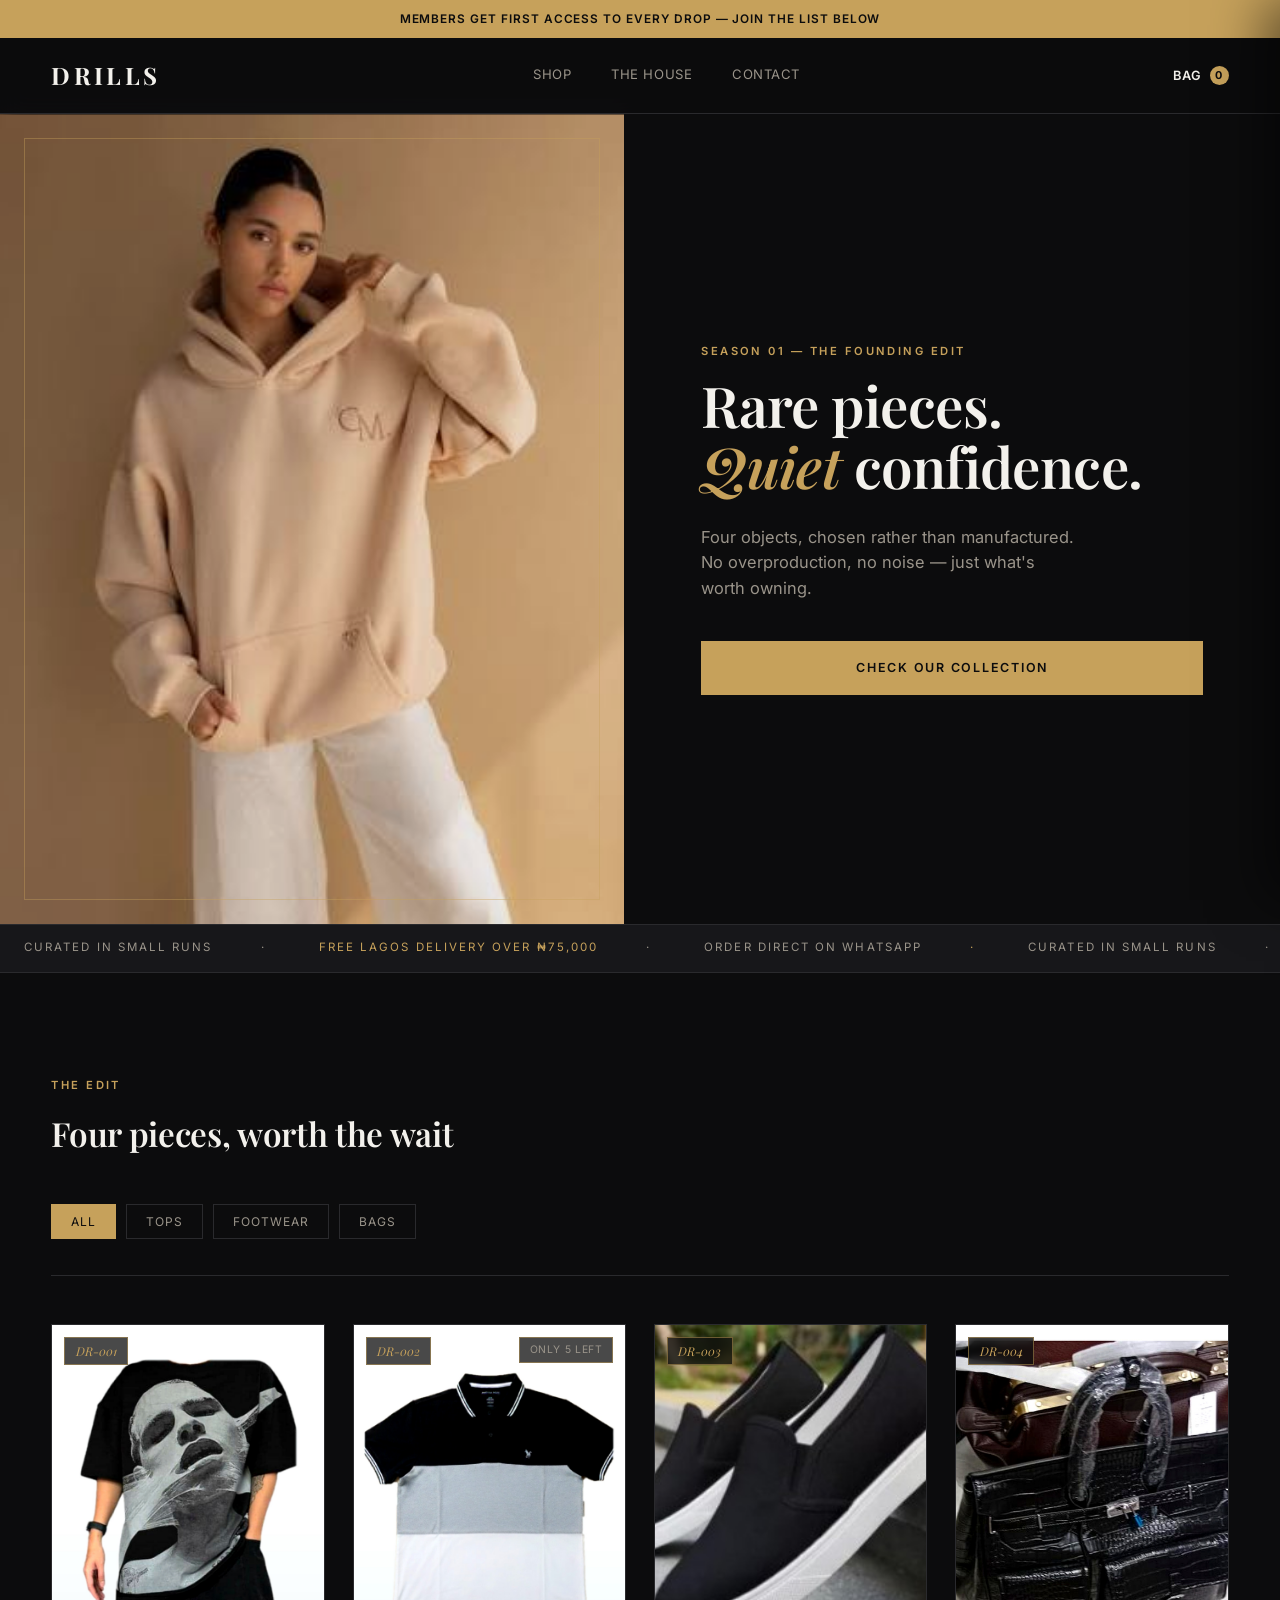
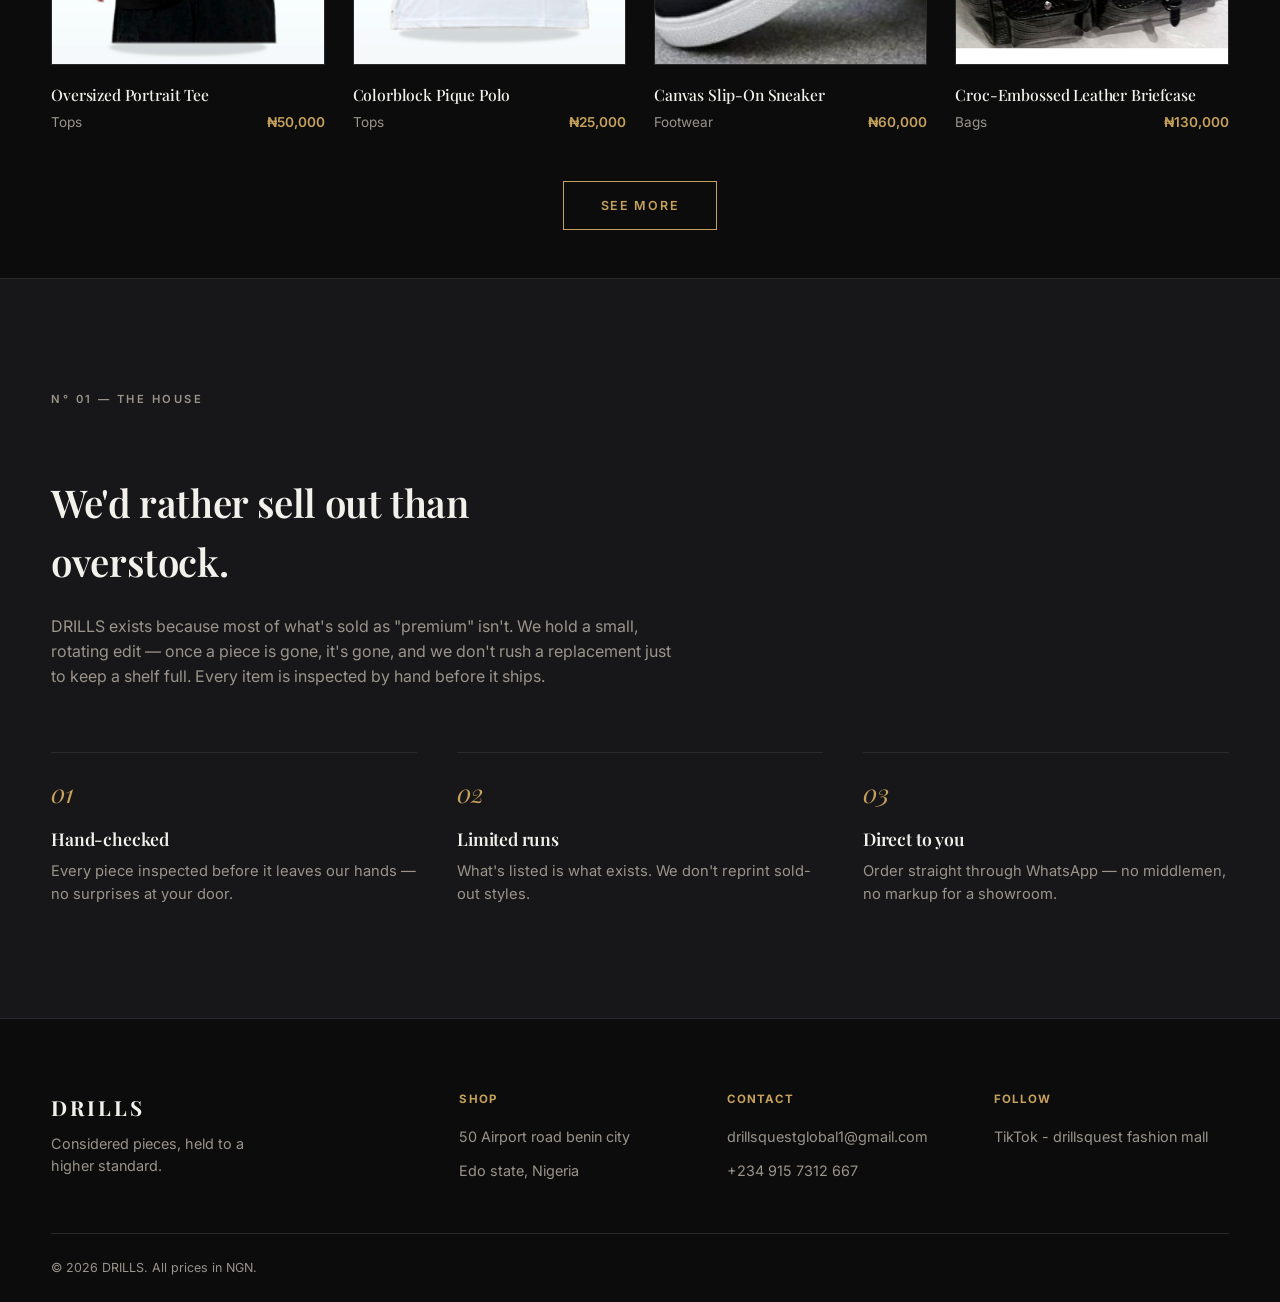
<file: site/index.html>
<!DOCTYPE html>
<html lang="en">
<head>
<meta charset="UTF-8">
<meta name="viewport" content="width=device-width, initial-scale=1.0">
<title>DRILLS — Considered Pieces, Held to a Higher Standard</title>
<meta name="description" content="A small, curated edit of elevated streetwear, footwear, and leather goods.">
<link rel="preconnect" href="https://fonts.googleapis.com">
<link rel="preconnect" href="https://fonts.gstatic.com" crossorigin>
<link href="https://fonts.googleapis.com/css2?family=Playfair+Display:ital,wght@0,500;0,600;0,700;1,500&family=Inter:wght@400;500;600&display=swap" rel="stylesheet">
<link rel="stylesheet" href="style.css">
</head>
<body>
<script src="https://identity.netlify.com/v1/netlify-identity-widget.js"></script>
<script>
  <script>
  if (window.netlifyIdentity) {
    window.netlifyIdentity.on("init", user => {
      if (!user && window.location.hash && window.location.hash.includes("token")) {
        window.netlifyIdentity.open();
      }
    });
  }
</script>
</script>
<!-- announcement -->
<div class="announce">Members get first access to every drop — join the list below</div>

<!-- header -->
<header class="site-header" id="siteHeader">
  <div class="header-inner">
    <button class="nav-toggle" id="navToggle" aria-label="Open menu">
      <span></span><span></span><span></span>
    </button>
    <a href="#" class="wordmark">DRILLS</a>
    <nav class="main-nav" id="mainNav">
      <a href="#shop">Shop</a>
      <a href="#about">The House</a>
      <a href="#contact">Contact</a>
    </nav>
    <button class="cart-toggle" id="cartToggle" aria-label="Open bag">
      Bag <span class="cart-count" id="cartCount">0</span>
    </button>
  </div>
</header>

<!-- hero -->
<section class="hero">
  <div class="hero-media">
    <img src="images/Hoodie.jpg" alt="Croc-embossed leather briefcase">
    <div class="hero-media-frame"></div>
  </div>
  <div class="hero-copy">
    <p class="eyebrow">Season 01 — The Founding Edit</p>
    <h1>Rare pieces.<br><em>Quiet</em> confidence.</h1>
    <p class="hero-sub">Four objects, chosen rather than manufactured. No overproduction, no noise — just what's worth owning.</p>
    <a href="#shop" class="btn btn-primary">Check Our Collection</a>
  </div>
</section>

<!-- marquee -->
<div class="marquee" aria-hidden="true">
  <div class="marquee-track">
    <span>CURATED IN SMALL RUNS</span><span>·</span>
    <span>FREE LAGOS DELIVERY OVER ₦75,000</span><span>·</span>
    <span>ORDER DIRECT ON WHATSAPP</span><span>·</span>
    <span>CURATED IN SMALL RUNS</span><span>·</span>
    <span>FREE LAGOS DELIVERY OVER ₦75,000</span><span>·</span>
    <span>ORDER DIRECT ON WHATSAPP</span><span>·</span>
  </div>
</div>

<!-- shop -->
<section class="shop" id="shop">
  <div class="section-head">
    <p class="eyebrow">The Edit</p>
    <h2>Four pieces, worth the wait</h2>
  </div>

  <div class="filter-bar" id="filterBar">
    <button class="filter-btn is-active" data-filter="all">All</button>
  </div>

  <div class="product-grid" id="productGrid">
    <!-- injected by script.js -->
  </div>
  <div class="grid-more-wrap" id="gridMoreWrap"></div>
</section>

<!-- about -->
<section class="about" id="about">
  <div class="about-inner">
    <p class="eyebrow">N° 01 — The House</p>
    <h2>We'd rather sell out than overstock.</h2>
    <p>DRILLS exists because most of what's sold as "premium" isn't. We hold a small, rotating edit — once a piece is gone, it's gone, and we don't rush a replacement just to keep a shelf full. Every item is inspected by hand before it ships.</p>
    <div class="about-grid">
      <div class="about-item">
        <span class="about-num">01</span>
        <h3>Hand-checked</h3>
        <p>Every piece inspected before it leaves our hands — no surprises at your door.</p>
      </div>
      <div class="about-item">
        <span class="about-num">02</span>
        <h3>Limited runs</h3>
        <p>What's listed is what exists. We don't reprint sold-out styles.</p>
      </div>
      <div class="about-item">
        <span class="about-num">03</span>
        <h3>Direct to you</h3>
        <p>Order straight through WhatsApp — no middlemen, no markup for a showroom.</p>
      </div>
    </div>
  </div>
</section>

<!-- footer -->
<footer class="site-footer" id="contact">
  <div class="footer-inner">
    <div class="footer-brand">
      <p class="wordmark">DRILLS</p>
      <p>Considered pieces, held to a higher standard.</p>
    </div>
    <div class="footer-col">
      <h4>Shop</h4>
      <a href="#shop">50 Airport road benin city</a>
      <a href="#about">Edo state, Nigeria</a>
    </div>
    <div class="footer-col">
      <h4>Contact</h4>
      <a href="mailto:drillsquestglobal1@gmail.com">drillsquestglobal1@gmail.com</a>
      <a href="tel:+2349157312667">+234 915 7312 667</a>
    </div>
    <div class="footer-col">
      <h4>Follow</h4>
      <a href="#">TikTok - drillsquest fashion mall</a>
    </div>
  </div>
  <p class="footer-legal">© <span id="year"></span> DRILLS. All prices in NGN.</p>
</footer>

<!-- cart drawer -->
<div class="overlay" id="overlay"></div>
<aside class="cart-drawer" id="cartDrawer" aria-label="Shopping bag">
  <div class="cart-head">
    <h2>Your bag</h2>
    <button class="icon-btn" id="cartClose" aria-label="Close bag">&times;</button>
  </div>
  <div class="cart-items" id="cartItems">
    <p class="cart-empty" id="cartEmpty">Your bag is empty.</p>
  </div>
  <div class="cart-foot">
    <div class="cart-subtotal">
      <span>Subtotal</span>
      <span id="cartSubtotal">₦0</span>
    </div>
    <button class="btn btn-primary btn-block" id="checkoutBtn" disabled>Checkout</button>
  </div>
</aside>

<!-- quick view -->
<div class="modal-overlay" id="quickViewOverlay">
  <div class="modal quick-view" id="quickViewModal"></div>
</div>

<!-- checkout -->
<div class="modal-overlay" id="checkoutOverlay">
  <div class="modal checkout-modal">
    <button class="icon-btn modal-close" id="checkoutClose" aria-label="Close">&times;</button>
    <h2>Review your order</h2>
    <p class="checkout-total">Order total: <strong id="checkoutTotal">₦0</strong></p>
    <form id="checkoutForm">
      <label>Full name
        <input type="text" name="name" required autocomplete="name">
      </label>
      <label>Email (optional)
        <input type="email" name="email" autocomplete="email">
      </label>
      <label>Phone
        <input type="tel" name="phone" required autocomplete="tel">
      </label>
      <label>Delivery address
        <textarea name="address" rows="3" required autocomplete="street-address"></textarea>
      </label>
      <button type="submit" class="btn btn-primary btn-block" id="payBtn">Send order on WhatsApp</button>
      <p class="checkout-note">We'll open WhatsApp with your order filled in — just hit send, and we'll confirm payment and delivery with you directly.</p>
    </form>
  </div>
</div>

<div class="toast" id="toast"></div>

<script src="script.js"></script>
</body>
</html>
</file>
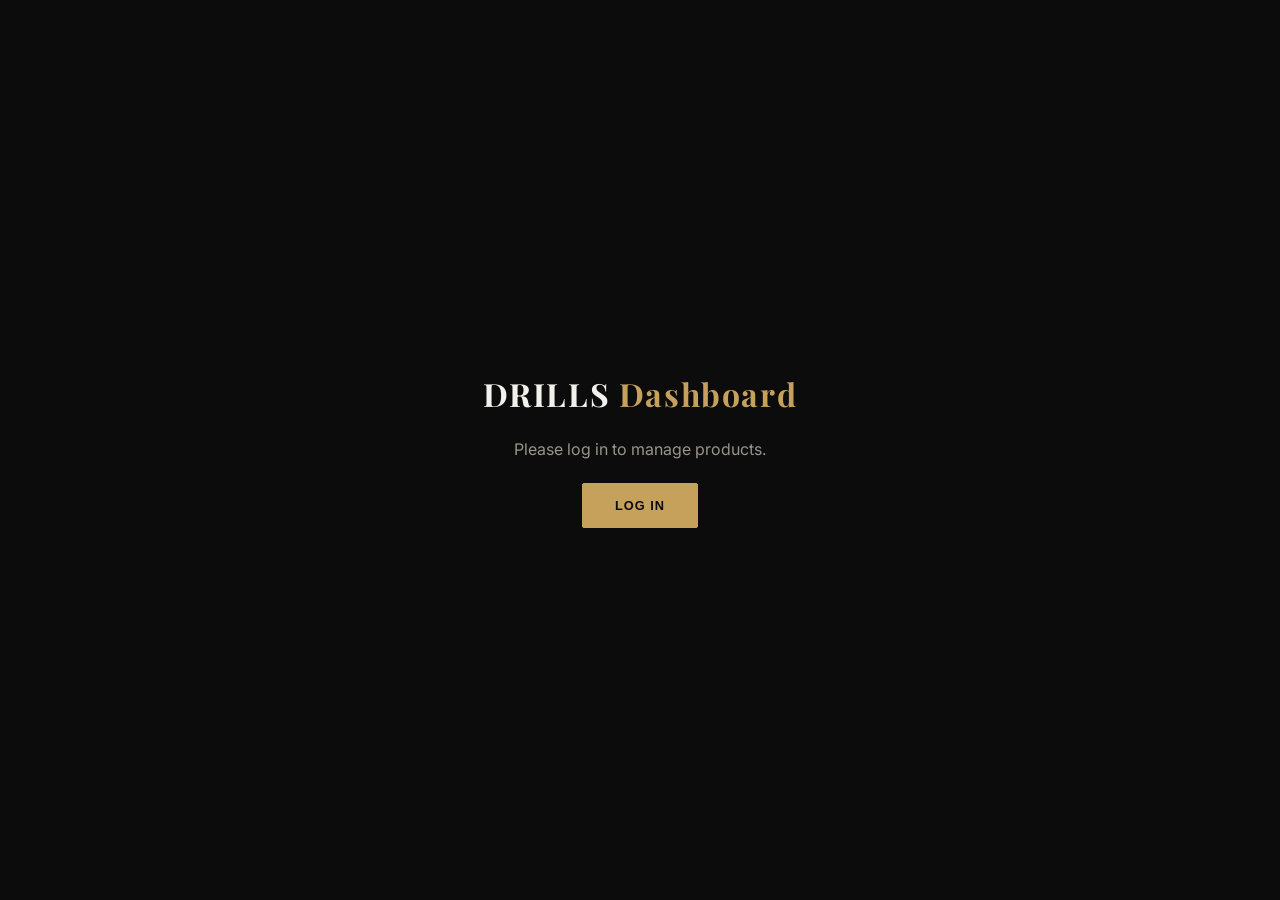
<file: site/dashboard/index.html>
<!DOCTYPE html>
<html lang="en">
<head>
<meta charset="UTF-8">
<meta name="viewport" content="width=device-width, initial-scale=1.0">
<title>DRILLS — Dashboard</title>
<link href="https://fonts.googleapis.com/css2?family=Playfair+Display:ital,wght@0,600;0,700;1,500&family=Inter:wght@400;500;600;700&display=swap" rel="stylesheet">
<script src="https://identity.netlify.com/v1/netlify-identity-widget.js"></script>
<style>
  :root{
    --bg:#0c0c0d; --surface:#17171a; --ink:#f3f1ec; --ink-soft:#9a948a;
    --line:#2a2a2d; --gold:#c6a15b; --gold-ink:#0c0c0d;
    --font-display:"Playfair Display", serif; --font-body:"Inter", sans-serif;
  }
  *{box-sizing:border-box; margin:0; padding:0;}
  body{font-family:var(--font-body); background:var(--bg); color:var(--ink); min-height:100vh;}
  h1,h2,h3{font-family:var(--font-display);}
  .wrap{max-width:1100px; margin:0 auto; padding:2rem 1.5rem;}

  #loginScreen{display:flex; align-items:center; justify-content:center; min-height:100vh; flex-direction:column; gap:1.5rem;}
  #loginScreen h1{font-size:2rem; letter-spacing:0.05em;}
  #loginScreen p{color:var(--ink-soft);}
  .btn{
    padding:0.9rem 2rem; background:var(--gold); color:var(--gold-ink);
    border:1px solid var(--gold); font-weight:600; letter-spacing:0.08em;
    text-transform:uppercase; font-size:0.8rem; cursor:pointer; border-radius:2px;
  }
  .btn:hover{background:transparent; color:var(--gold);}
  .btn-outline{background:transparent; color:var(--gold);}
  .btn-outline:hover{background:var(--gold); color:var(--gold-ink);}
  .btn-danger{border-color:#c65b5b; color:#c65b5b; background:transparent;}
  .btn-danger:hover{background:#c65b5b; color:#fff;}

  header{display:flex; justify-content:space-between; align-items:center; margin-bottom:2.5rem; border-bottom:1px solid var(--line); padding-bottom:1.5rem;}
  header .wordmark{font-size:1.4rem; letter-spacing:0.1em;}
  header .wordmark span{color:var(--gold);}

  .toolbar{display:flex; justify-content:space-between; align-items:center; margin-bottom:1.5rem;}
  .grid{display:grid; grid-template-columns:repeat(auto-fill, minmax(230px, 1fr)); gap:1.25rem;}
  .card{background:var(--surface); border:1px solid var(--line); border-radius:4px; overflow:hidden; transition:border-color .2s;}
  .card:hover{border-color:var(--gold);}
  .card img{width:100%; aspect-ratio:4/5; object-fit:cover; background:#000;}
  .card .body{padding:0.9rem;}
  .card .id{font-size:0.7rem; color:var(--gold); letter-spacing:0.05em;}
  .card .name{font-weight:600; margin:0.2rem 0 0.3rem;}
  .card .meta{display:flex; justify-content:space-between; font-size:0.85rem; color:var(--ink-soft);}
  .card .price{color:var(--gold); font-weight:600;}
  .card .actions{display:flex; gap:0.5rem; padding:0 0.9rem 0.9rem;}
  .card .actions button{flex:1; padding:0.5rem; font-size:0.72rem;}

  .overlay{position:fixed; inset:0; background:rgba(0,0,0,0.7); display:none; align-items:center; justify-content:center; z-index:50; padding:1.5rem;}
  .overlay.show{display:flex;}
  .modal{background:var(--surface); border:1px solid var(--line); max-width:520px; width:100%; max-height:88vh; overflow-y:auto; padding:2rem; border-radius:4px;}
  .modal h2{margin-bottom:1.2rem;}
  .field{margin-bottom:1rem; display:flex; flex-direction:column; gap:0.4rem;}
  .field label{font-size:0.72rem; text-transform:uppercase; letter-spacing:0.06em; color:var(--ink-soft);}
  .field input, .field textarea, .field select{
    background:var(--bg); border:1px solid var(--line); color:var(--ink);
    padding:0.7rem 0.8rem; font-family:inherit; font-size:0.92rem; border-radius:2px;
  }
  .field input:focus, .field textarea:focus{outline:none; border-color:var(--gold);}
  .sizes-row{display:flex; gap:0.5rem; flex-wrap:wrap;}
  .sizes-row input{flex:1; min-width:70px;}
  .modal-actions{display:flex; gap:0.75rem; margin-top:1.5rem;}
  .modal-actions button{flex:1;}
  #imgPreview{width:100%; aspect-ratio:4/5; object-fit:cover; background:#000; border:1px solid var(--line); margin-bottom:0.6rem; display:none;}

  .toast{
    position:fixed; left:50%; bottom:2rem; transform:translate(-50%, 20px);
    background:var(--gold); color:var(--gold-ink); padding:0.8rem 1.4rem;
    font-size:0.85rem; font-weight:600; border-radius:2px; z-index:80;
    opacity:0; pointer-events:none; transition:opacity .3s, transform .3s;
  }
  .toast.show{opacity:1; transform:translate(-50%, 0);}
  .empty{color:var(--ink-soft); text-align:center; padding:3rem 0; grid-column:1/-1;}
  .spinner{color:var(--ink-soft); text-align:center; padding:3rem 0;}
</style>
</head>
<body>

<div id="loginScreen">
  <h1>DRILLS <span style="color:var(--gold)">Dashboard</span></h1>
  <p>Please log in to manage products.</p>
  <button class="btn" id="loginBtn">Log in</button>
</div>

<div class="wrap" id="dashboard" style="display:none;">
  <header>
    <div class="wordmark">DRILLS <span>Dashboard</span></div>
    <button class="btn btn-outline" id="logoutBtn">Log out</button>
  </header>

  <div class="toolbar">
    <h2 style="font-size:1.3rem;">Products</h2>
    <button class="btn" id="addBtn">+ Add product</button>
  </div>

  <div class="grid" id="productGrid">
    <div class="spinner">Loading products…</div>
  </div>
</div>

<div class="overlay" id="formOverlay">
  <div class="modal">
    <h2 id="formTitle">Add product</h2>
    <form id="productForm">
      <div class="field">
        <label>Product ID</label>
        <input type="text" id="fId" required placeholder="DR-006">
      </div>
      <div class="field">
        <label>Name</label>
        <input type="text" id="fName" required>
      </div>
      <div class="field">
        <label>Category</label>
        <select id="fCategory">
          <option>Tops</option>
          <option>Footwear</option>
          <option>Bags</option>
        </select>
      </div>
      <div class="field">
        <label>Price (NGN)</label>
        <input type="number" id="fPrice" required min="0">
      </div>
      <div class="field">
        <label>Photo</label>
        <img id="imgPreview">
        <input type="file" id="fImage" accept="image/*">
      </div>
      <div class="field">
        <label>Sizes (comma separated, e.g. M, L, XL)</label>
        <input type="text" id="fSizes" placeholder="M, L, XL">
      </div>
      <div class="field">
        <label>Limited stock note (optional)</label>
        <input type="text" id="fLimited" placeholder="e.g. Only 5 left">
      </div>
      <div class="field">
        <label>Description</label>
        <textarea id="fDesc" rows="3"></textarea>
      </div>
      <div class="modal-actions">
        <button type="button" class="btn btn-outline" id="cancelBtn">Cancel</button>
        <button type="submit" class="btn" id="saveBtn">Save</button>
      </div>
    </form>
  </div>
</div>

<div class="toast" id="toast"></div>

<script>
/* ============================================================
   All GitHub API calls (and the token they need) now live in
   Netlify Functions (see site/netlify/functions/) — this file
   only ever talks to our own /.netlify/functions/* endpoints,
   authenticated with the logged-in Netlify Identity user's token.
   No secret of any kind lives in this file.
============================================================ */
let currentUser = null;
let products = [];
let editingIndex = null; // null = adding new, number = editing that index
let pendingImageFile = null;

const el = id => document.getElementById(id);
const toastEl = el("toast");
function showToast(msg){
  toastEl.textContent = msg;
  toastEl.classList.add("show");
  setTimeout(() => toastEl.classList.remove("show"), 2800);
}
const money = n => "₦" + Number(n).toLocaleString("en-NG");

async function authFetch(path, options = {}){
  const user = netlifyIdentity.currentUser();
  if (!user) throw new Error("You're not logged in.");
  const token = await user.jwt();
  const res = await fetch(path, {
    ...options,
    headers: {
      "Content-Type": "application/json",
      Authorization: "Bearer " + token,
      ...(options.headers || {})
    }
  });
  const data = await res.json().catch(() => ({}));
  if (!res.ok) throw new Error(data.error || `Request failed (${res.status})`);
  return data;
}

async function loadProducts(){
  try{
    const data = await authFetch("/.netlify/functions/get-products");
    products = (data.products || []).map(p => ({
      ...p,
      sizes: (p.sizes || []).map(s => (typeof s === "string" ? s : s.size))
    }));
    renderGrid();
  }catch(err){
    console.error(err);
    el("productGrid").innerHTML = `<div class="empty">Couldn't load products. ${err.message}</div>`;
  }
}

function renderGrid(){
  const grid = el("productGrid");
  if (products.length === 0){
    grid.innerHTML = `<div class="empty">No products yet — click "Add product" to create one.</div>`;
    return;
  }
  grid.innerHTML = products.map((p, i) => `
    <div class="card">
      <img src="../${p.image}" alt="${p.name}" onerror="this.style.opacity=0.3">
      <div class="body">
        <div class="id">${p.id}</div>
        <div class="name">${p.name}</div>
        <div class="meta">
          <span>${p.category}</span>
          <span class="price">${money(p.price)}</span>
        </div>
      </div>
      <div class="actions">
        <button class="btn btn-outline" data-edit="${i}">Edit</button>
        <button class="btn btn-danger" data-delete="${i}">Delete</button>
      </div>
    </div>
  `).join("");

  grid.querySelectorAll("[data-edit]").forEach(btn =>
    btn.addEventListener("click", () => openForm(Number(btn.dataset.edit))));
  grid.querySelectorAll("[data-delete]").forEach(btn =>
    btn.addEventListener("click", () => deleteProduct(Number(btn.dataset.delete))));
}

function openForm(index){
  editingIndex = index;
  pendingImageFile = null;
  const form = el("productForm");
  form.reset();
  el("imgPreview").style.display = "none";

  if (index === null){
    el("formTitle").textContent = "Add product";
  }else{
    el("formTitle").textContent = "Edit product";
    const p = products[index];
    el("fId").value = p.id;
    el("fId").disabled = true;
    el("fName").value = p.name;
    el("fCategory").value = p.category;
    el("fPrice").value = p.price;
    el("fSizes").value = (p.sizes || []).join(", ");
    el("fLimited").value = p.limited || "";
    el("fDesc").value = p.desc || "";
    if (p.image){
      el("imgPreview").src = "../" + p.image;
      el("imgPreview").style.display = "block";
    }
  }
  if (index === null) el("fId").disabled = false;
  el("formOverlay").classList.add("show");
}

function closeForm(){
  el("formOverlay").classList.remove("show");
  editingIndex = null;
}

el("addBtn").addEventListener("click", () => openForm(null));
el("cancelBtn").addEventListener("click", closeForm);

el("fImage").addEventListener("change", (e) => {
  const file = e.target.files[0];
  if (!file) return;
  pendingImageFile = file;
  const reader = new FileReader();
  reader.onload = () => {
    el("imgPreview").src = reader.result;
    el("imgPreview").style.display = "block";
  };
  reader.readAsDataURL(file);
});

function fileToBase64(file){
  return new Promise((resolve, reject) => {
    const reader = new FileReader();
    reader.onload = () => {
      const base64 = reader.result.split(",")[1];
      resolve(base64);
    };
    reader.onerror = reject;
    reader.readAsDataURL(file);
  });
}

el("productForm").addEventListener("submit", async (e) => {
  e.preventDefault();
  const saveBtn = el("saveBtn");
  saveBtn.disabled = true;
  saveBtn.textContent = "Saving…";

  try{
    let imagePath = editingIndex !== null ? products[editingIndex].image : null;

    if (pendingImageFile){
      const base64 = await fileToBase64(pendingImageFile);
      const result = await authFetch("/.netlify/functions/upload-image", {
        method: "POST",
        body: JSON.stringify({ filename: pendingImageFile.name, base64 })
      });
      imagePath = result.path;
    }

    const entry = {
      id: el("fId").value.trim(),
      name: el("fName").value.trim(),
      category: el("fCategory").value,
      price: Number(el("fPrice").value),
      image: imagePath || "",
      sizes: el("fSizes").value.split(",").map(s => s.trim()).filter(Boolean),
      limited: el("fLimited").value.trim(),
      desc: el("fDesc").value.trim()
    };

    const nextProducts = [...products];
    if (editingIndex === null){
      nextProducts.push(entry);
    }else{
      nextProducts[editingIndex] = entry;
    }

    await authFetch("/.netlify/functions/save-products", {
      method: "POST",
      body: JSON.stringify({ products: nextProducts })
    });

    products = nextProducts;
    renderGrid();
    closeForm();
    showToast("Product saved — live in a minute or two.");
  }catch(err){
    console.error(err);
    showToast("Error: " + err.message);
  }finally{
    saveBtn.disabled = false;
    saveBtn.textContent = "Save";
  }
});

async function deleteProduct(index){
  const p = products[index];
  if (!confirm(`Delete "${p.name}"? This can't be undone.`)) return;

  const nextProducts = products.filter((_, i) => i !== index);

  try{
    await authFetch("/.netlify/functions/save-products", {
      method: "POST",
      body: JSON.stringify({ products: nextProducts })
    });
    products = nextProducts;
    renderGrid();
    showToast("Product deleted.");
  }catch(err){
    console.error(err);
    showToast("Error: " + err.message);
    loadProducts();
  }
}

el("loginBtn").addEventListener("click", () => netlifyIdentity.open("login"));
el("logoutBtn").addEventListener("click", () => netlifyIdentity.logout());

netlifyIdentity.on("init", user => {
  if (user){
    currentUser = user;
    showDashboard();
  }
});
netlifyIdentity.on("login", user => {
  currentUser = user;
  netlifyIdentity.close();
  showDashboard();
});
netlifyIdentity.on("logout", () => {
  currentUser = null;
  el("dashboard").style.display = "none";
  el("loginScreen").style.display = "flex";
});

function showDashboard(){
  el("loginScreen").style.display = "none";
  el("dashboard").style.display = "block";
  loadProducts();
}

netlifyIdentity.init();
</script>
</body>
</html>
</file>
<file: site/style.css>
/* ============================================================
   ONYX — design tokens
   ============================================================ */
:root{
  --bg:        #0c0c0d;
  --surface:   #16161850;
  --surface-solid: #17171a;
  --ink:       #f3f1ec;
  --ink-soft:  #9a948a;
  --line:      #2a2a2d;
  --gold:      #c6a15b;
  --gold-soft: #c6a15b22;
  --gold-ink:  #0c0c0d;

  --font-display: "Playfair Display", ui-serif, Georgia, serif;
  --font-body: "Inter", ui-sans-serif, system-ui, sans-serif;

  --container: 1280px;
  --gutter: clamp(20px, 4vw, 56px);

  --ease: cubic-bezier(.22,1,.36,1);
}

*{ box-sizing:border-box; margin:0; padding:0; }
html{ scroll-behavior:smooth; }
body{
  font-family:var(--font-body);
  color:var(--ink);
  background:var(--bg);
  -webkit-font-smoothing:antialiased;
  line-height:1.55;
}
img{ display:block; max-width:100%; }
a{ color:inherit; text-decoration:none; }
button{ font-family:inherit; cursor:pointer; border:none; background:none; color:inherit; }
h1,h2,h3{ font-family:var(--font-display); font-weight:600; letter-spacing:-0.01em; }
:focus-visible{ outline:1px solid var(--gold); outline-offset:3px; }

.eyebrow{
  font-size:0.7rem;
  letter-spacing:0.22em;
  text-transform:uppercase;
  color:var(--gold);
  font-weight:600;
  margin-bottom:0.9rem;
}

/* buttons */
.btn{
  display:inline-flex; align-items:center; justify-content:center;
  padding:1rem 2.3rem;
  font-size:0.78rem;
  letter-spacing:0.14em;
  text-transform:uppercase;
  font-weight:600;
  border:1px solid var(--gold);
  transition:background .3s var(--ease), color .3s var(--ease), box-shadow .3s var(--ease);
  white-space:nowrap;
}
.btn-primary{ background:var(--gold); color:var(--gold-ink); }
.btn-primary:hover{ background:transparent; color:var(--gold); box-shadow:0 0 0 1px var(--gold) inset; }
.btn-primary:disabled{ background:#38383a; border-color:#38383a; color:#7a7a7a; cursor:not-allowed; }
.btn-block{ width:100%; }

.icon-btn{
  width:36px; height:36px; display:flex; align-items:center; justify-content:center;
  font-size:1.4rem; line-height:1; color:var(--ink);
}
.icon-btn:hover{ color:var(--gold); }

/* ============================================================
   announcement + header
   ============================================================ */
.announce{
  background:var(--gold);
  color:var(--gold-ink);
  text-align:center;
  font-size:0.74rem;
  letter-spacing:0.08em;
  text-transform:uppercase;
  font-weight:600;
  padding:0.6rem 1rem;
}

.site-header{
  position:sticky; top:0; z-index:40;
  background:rgba(12,12,13,0.86);
  backdrop-filter:blur(12px);
  border-bottom:1px solid var(--line);
}
.header-inner{
  max-width:var(--container);
  margin:0 auto;
  padding:1.2rem var(--gutter);
  display:flex; align-items:center; justify-content:space-between;
  gap:1.5rem;
}
.wordmark{
  font-family:var(--font-display);
  font-size:1.5rem;
  font-weight:700;
  letter-spacing:0.14em;
}
.main-nav{ display:flex; gap:2.5rem; font-size:0.82rem; letter-spacing:0.04em; text-transform:uppercase; }
.main-nav a{ position:relative; padding-bottom:2px; color:var(--ink-soft); transition:color .2s var(--ease); }
.main-nav a:hover{ color:var(--ink); }
.main-nav a::after{
  content:""; position:absolute; left:0; bottom:0; width:0; height:1px;
  background:var(--gold); transition:width .25s var(--ease);
}
.main-nav a:hover::after{ width:100%; }

.cart-toggle{
  font-size:0.8rem; letter-spacing:0.08em; text-transform:uppercase; font-weight:600;
  display:flex; align-items:center; gap:0.5rem;
}
.cart-count{
  background:var(--gold); color:var(--gold-ink);
  font-size:0.68rem; font-weight:700;
  min-width:19px; height:19px; border-radius:50%;
  display:flex; align-items:center; justify-content:center;
  padding:0 4px;
}

.nav-toggle{ display:none; flex-direction:column; gap:5px; width:22px; }
.nav-toggle span{ height:1.5px; background:var(--ink); width:100%; }

/* ============================================================
   hero
   ============================================================ */
.hero{
  display:grid;
  grid-template-columns:1fr 1.05fr;
  min-height:90vh;
}
.hero-media{ position:relative; overflow:hidden; background:#000; }
.hero-media img{ width:100%; height:100%; object-fit:cover; min-height:460px; opacity:0.92; }
.hero-media-frame{
  position:absolute; inset:24px;
  border:1px solid rgba(198,161,91,0.4);
  pointer-events:none;
}
.hero-copy{
  display:flex; flex-direction:column; justify-content:center;
  padding:var(--gutter) clamp(24px, 6vw, 88px);
}
.hero-copy h1{
  font-size:clamp(2.6rem, 4.4vw, 4rem);
  line-height:1.08;
  margin-bottom:1.75rem;
}
.hero-copy h1 em{ font-style:italic; color:var(--gold); }
.hero-sub{
  color:var(--ink-soft);
  max-width:38ch;
  margin-bottom:2.5rem;
  font-size:1.03rem;
}

/* ============================================================
   marquee
   ============================================================ */
.marquee{
  border-top:1px solid var(--line);
  border-bottom:1px solid var(--line);
  overflow:hidden;
  white-space:nowrap;
  background:var(--surface-solid);
}
.marquee-track{
  display:inline-block;
  padding:0.9rem 0;
  font-size:0.72rem;
  letter-spacing:0.18em;
  color:var(--ink-soft);
  animation:scroll-marquee 32s linear infinite;
}
.marquee-track span{ margin:0 1.5rem; }
.marquee-track span:nth-child(3n){ color:var(--gold); }
@keyframes scroll-marquee{
  from{ transform:translateX(0); }
  to{ transform:translateX(-50%); }
}

/* ============================================================
   shop / product grid
   ============================================================ */
.shop{ max-width:var(--container); margin:0 auto; padding:6.5rem var(--gutter) 3rem; }
.section-head{ margin-bottom:2.75rem; }
.section-head h2{ font-size:clamp(1.8rem, 2.6vw, 2.4rem); }

.filter-bar{
  display:flex; flex-wrap:wrap; gap:0.6rem;
  margin-bottom:3rem;
  border-bottom:1px solid var(--line);
  padding-bottom:2.25rem;
}
.filter-btn{
  font-size:0.75rem; letter-spacing:0.08em; text-transform:uppercase;
  padding:0.55rem 1.2rem;
  border:1px solid var(--line);
  color:var(--ink-soft);
  transition:all .2s var(--ease);
}
.filter-btn:hover{ border-color:var(--gold); color:var(--gold); }
.filter-btn.is-active{ background:var(--gold); border-color:var(--gold); color:var(--gold-ink); }

.product-grid{
  display:grid;
  grid-template-columns:repeat(4, 1fr);
  gap:2.5rem 1.75rem;
}

.product-card{ position:relative; }
.product-media{
  position:relative;
  aspect-ratio:4/5;
  overflow:hidden;
  background:var(--surface-solid);
  margin-bottom:1.1rem;
  border:1px solid var(--line);
}
.product-media img{
  width:100%; height:100%; object-fit:cover;
  transition:transform .7s var(--ease);
  cursor:pointer;
}
.product-card:hover .product-media img{ transform:scale(1.06); }
.product-card:hover .product-media{ border-color:var(--gold); }

.product-tag{
  position:absolute; top:0.75rem; left:0.75rem;
  font-family:var(--font-display);
  font-style:italic;
  font-size:0.76rem;
  background:rgba(12,12,13,0.75);
  border:1px solid rgba(198,161,91,0.5);
  padding:0.25rem 0.65rem;
  color:var(--gold);
  backdrop-filter:blur(4px);
}
.product-stock{
  position:absolute; top:0.75rem; right:0.75rem;
  font-size:0.65rem; letter-spacing:0.06em; text-transform:uppercase;
  background:rgba(12,12,13,0.75);
  border:1px solid rgba(198,161,91,0.5);
  color:var(--ink-soft);
  padding:0.25rem 0.6rem;
}

.product-quickadd{
  position:absolute; left:0.75rem; right:0.75rem; bottom:0.75rem;
  opacity:0; transform:translateY(6px);
  transition:opacity .25s var(--ease), transform .25s var(--ease);
}
.product-card:hover .product-quickadd{ opacity:1; transform:translateY(0); }
.product-quickadd button{
  width:100%;
  background:var(--gold); color:var(--gold-ink);
  font-size:0.74rem; letter-spacing:0.1em; text-transform:uppercase; font-weight:700;
  padding:0.8rem;
}
.product-quickadd button:hover{ background:var(--ink); }

.product-name{ font-size:0.98rem; font-weight:500; margin-bottom:0.3rem; cursor:pointer; }
.product-meta{ display:flex; justify-content:space-between; font-size:0.85rem; color:var(--ink-soft); }
.product-meta .price{ color:var(--gold); font-weight:600; }

.grid-more-wrap{
  display:flex;
  justify-content:center;
  margin-top:3rem;
}
.grid-more-wrap #seeMoreBtn{
  padding:1rem 2.3rem;
  font-size:0.78rem;
  letter-spacing:0.14em;
  text-transform:uppercase;
  font-weight:600;
  border:1px solid var(--gold);
  background:transparent;
  color:var(--gold);
  transition:background .3s var(--ease), color .3s var(--ease);
}
.grid-more-wrap #seeMoreBtn:hover{
  background:var(--gold);
  color:var(--gold-ink);
}

/* ============================================================
   about
   ============================================================ */
.about{ background:var(--surface-solid); padding:7rem var(--gutter); border-top:1px solid var(--line); border-bottom:1px solid var(--line); }
.about-inner{ max-width:var(--container); margin:0 auto; }
.about h2{ font-size:clamp(1.9rem, 3vw, 2.7rem); max-width:18ch; margin-bottom:1.4rem; }
.about > .about-inner > p{ max-width:62ch; color:var(--ink-soft); margin-bottom:4rem; }
.about-grid{ display:grid; grid-template-columns:repeat(3, 1fr); gap:2.5rem; }
.about-num{
  display:block; font-family:var(--font-display); font-style:italic;
  color:var(--gold); font-size:1.6rem; margin-bottom:0.75rem;
}
.about-item{ border-top:1px solid var(--line); padding-top:1.25rem; }
.about-item h3{ font-size:1.1rem; margin-bottom:0.5rem; }
.about-item p{ color:var(--ink-soft); font-size:0.92rem; }

/* ============================================================
   footer
   ============================================================ */
.site-footer{ padding:4.5rem var(--gutter) 1.5rem; }
.footer-inner{
  max-width:var(--container); margin:0 auto;
  display:grid; grid-template-columns:1.6fr 1fr 1fr 1fr; gap:2rem;
  padding-bottom:2.5rem;
}
.footer-brand .wordmark{ font-size:1.3rem; }
.footer-brand p:last-child{ color:var(--ink-soft); font-size:0.9rem; margin-top:0.6rem; max-width:26ch; }
.footer-col h4{ font-size:0.72rem; text-transform:uppercase; letter-spacing:0.1em; margin-bottom:1.1rem; color:var(--gold); }
.footer-col a{ display:block; font-size:0.9rem; margin-bottom:0.7rem; color:var(--ink-soft); }
.footer-col a:hover{ color:var(--ink); }
.footer-legal{
  max-width:var(--container); margin:0 auto;
  border-top:1px solid var(--line); padding-top:1.5rem;
  font-size:0.78rem; color:var(--ink-soft);
}

/* ============================================================
   cart drawer
   ============================================================ */
.overlay{
  position:fixed; inset:0; background:rgba(0,0,0,0.6);
  opacity:0; pointer-events:none; transition:opacity .3s var(--ease);
  z-index:50;
}
.overlay.is-visible{ opacity:1; pointer-events:auto; }

.cart-drawer{
  position:fixed; top:0; right:0; height:100%; width:min(430px, 92vw);
  background:var(--surface-solid); z-index:60;
  display:flex; flex-direction:column;
  transform:translateX(100%);
  transition:transform .35s var(--ease);
  box-shadow:-16px 0 50px rgba(0,0,0,0.5);
  border-left:1px solid var(--line);
}
.cart-drawer.is-open{ transform:translateX(0); }
.cart-head{
  display:flex; align-items:center; justify-content:space-between;
  padding:1.6rem;
  border-bottom:1px solid var(--line);
}
.cart-head h2{ font-size:1.3rem; }
.cart-items{ flex:1; overflow-y:auto; padding:1.6rem; }
.cart-empty{ color:var(--ink-soft); font-size:0.92rem; }

.cart-line{
  display:grid; grid-template-columns:64px 1fr auto; gap:1rem;
  padding-bottom:1.25rem; margin-bottom:1.25rem;
  border-bottom:1px solid var(--line);
}
.cart-line img{ width:64px; height:80px; object-fit:cover; border:1px solid var(--line); }
.cart-line-name{ font-size:0.9rem; font-weight:500; }
.cart-line-meta{ font-size:0.78rem; color:var(--ink-soft); margin:0.25rem 0 0.6rem; }
.qty-row{ display:flex; align-items:center; gap:0.6rem; }
.qty-btn{
  width:24px; height:24px; border:1px solid var(--line);
  display:flex; align-items:center; justify-content:center; font-size:0.9rem;
}
.qty-btn:hover{ border-color:var(--gold); color:var(--gold); }
.cart-line-remove{ font-size:0.76rem; color:var(--ink-soft); text-decoration:underline; margin-top:0.5rem; cursor:pointer; }
.cart-line-remove:hover{ color:var(--gold); }
.cart-line-price{ font-size:0.9rem; font-weight:500; color:var(--gold); white-space:nowrap; }

.cart-foot{ padding:1.6rem; border-top:1px solid var(--line); }
.cart-subtotal{ display:flex; justify-content:space-between; font-size:1rem; margin-bottom:1.2rem; font-weight:500; }
.cart-subtotal span:last-child{ color:var(--gold); }

/* ============================================================
   modals
   ============================================================ */
.modal-overlay{
  position:fixed; inset:0; z-index:70;
  background:rgba(0,0,0,0.7);
  display:flex; align-items:center; justify-content:center;
  padding:1.5rem;
  opacity:0; pointer-events:none;
  transition:opacity .3s var(--ease);
}
.modal-overlay.is-visible{ opacity:1; pointer-events:auto; }
.modal{
  background:var(--surface-solid); max-width:660px; width:100%; max-height:88vh; overflow-y:auto;
  position:relative;
  border:1px solid var(--line);
  transform:translateY(14px); transition:transform .3s var(--ease);
  padding:2.5rem;
}
.modal-overlay.is-visible .modal{ transform:translateY(0); }
.modal-close{ position:absolute; top:1rem; right:1rem; }

.quick-view{ display:grid; grid-template-columns:1fr 1fr; gap:2rem; padding:0; max-width:840px; }
.qv-media{ background:#000; }
.qv-media img{ width:100%; height:100%; object-fit:cover; min-height:360px; }
.qv-body{ padding:2.25rem 2.25rem 2.25rem 0; display:flex; flex-direction:column; }
.qv-body h3{ font-size:1.5rem; margin-bottom:0.4rem; }
.qv-price{ font-size:1.05rem; color:var(--gold); margin-bottom:1.25rem; font-weight:600; }
.qv-desc{ font-size:0.92rem; color:var(--ink-soft); margin-bottom:1.5rem; }
.size-label{ font-size:0.72rem; text-transform:uppercase; letter-spacing:0.1em; margin-bottom:0.7rem; color:var(--ink-soft); }
.size-row{ display:flex; flex-wrap:wrap; gap:0.5rem; margin-bottom:1.75rem; }
.size-btn{
  min-width:44px; padding:0.5rem 0.75rem;
  border:1px solid var(--line); font-size:0.85rem; color:var(--ink);
}
.size-btn:hover{ border-color:var(--gold); color:var(--gold); }
.size-btn.is-selected{ background:var(--gold); color:var(--gold-ink); border-color:var(--gold); }
.qv-add{ margin-top:auto; }

.checkout-modal h2{ font-size:1.5rem; margin-bottom:0.4rem; }
.checkout-total{ color:var(--ink-soft); font-size:0.95rem; margin-bottom:1.75rem; }
.checkout-total strong{ color:var(--gold); }
#checkoutForm{ display:flex; flex-direction:column; gap:1.1rem; }
#checkoutForm label{ font-size:0.78rem; color:var(--ink-soft); display:flex; flex-direction:column; gap:0.4rem; text-transform:uppercase; letter-spacing:0.06em; }
#checkoutForm input, #checkoutForm textarea{
  font-family:var(--font-body); font-size:0.95rem; color:var(--ink);
  border:1px solid var(--line); padding:0.75rem 0.85rem;
  background:var(--bg);
  resize:vertical;
  text-transform:none; letter-spacing:normal;
}
#checkoutForm input:focus, #checkoutForm textarea:focus{ border-color:var(--gold); outline:none; }
.checkout-note{ font-size:0.76rem; color:var(--ink-soft); text-align:center; }

/* ============================================================
   toast
   ============================================================ */
.toast{
  position:fixed; left:50%; bottom:2rem; transform:translate(-50%, 20px);
  background:var(--gold); color:var(--gold-ink);
  padding:0.85rem 1.5rem; font-size:0.85rem; font-weight:600;
  z-index:80; opacity:0; pointer-events:none;
  transition:opacity .3s var(--ease), transform .3s var(--ease);
}
.toast.is-visible{ opacity:1; transform:translate(-50%, 0); }

/* ============================================================
   responsive
   ============================================================ */
@media (max-width: 980px){
  .hero{ grid-template-columns:1fr; min-height:auto; }
  .hero-media img{ min-height:360px; }
  .hero-copy{ padding:3rem var(--gutter); }
  .product-grid{ grid-template-columns:repeat(2, 1fr); }
  .about-grid{ grid-template-columns:1fr; gap:2rem; }
  .footer-inner{ grid-template-columns:1fr 1fr; }
  .quick-view{ grid-template-columns:1fr; }
  .qv-media img{ min-height:260px; }
  .qv-body{ padding:1.5rem; }
}

@media (max-width: 640px){
  .main-nav{
    position:fixed; top:63px; left:0; right:0; bottom:0;
    background:var(--bg); z-index:39;
    flex-direction:column; gap:0;
    transform:translateX(-100%);
    transition:transform .3s var(--ease);
    padding:1rem var(--gutter);
  }
  .main-nav.is-open{ transform:translateX(0); }
  .main-nav a{ padding:1rem 0; border-bottom:1px solid var(--line); font-size:1rem; }
  .nav-toggle{ display:flex; }
  .product-grid{ grid-template-columns:repeat(2, 1fr); gap:1.5rem 1rem; }
  .footer-inner{ grid-template-columns:1fr; }
  .cart-drawer{ width:100vw; }
}

@media (prefers-reduced-motion: reduce){
  *{ transition-duration:0.01ms !important; animation-duration:0.01ms !important; scroll-behavior:auto !important; }
}
</file>
